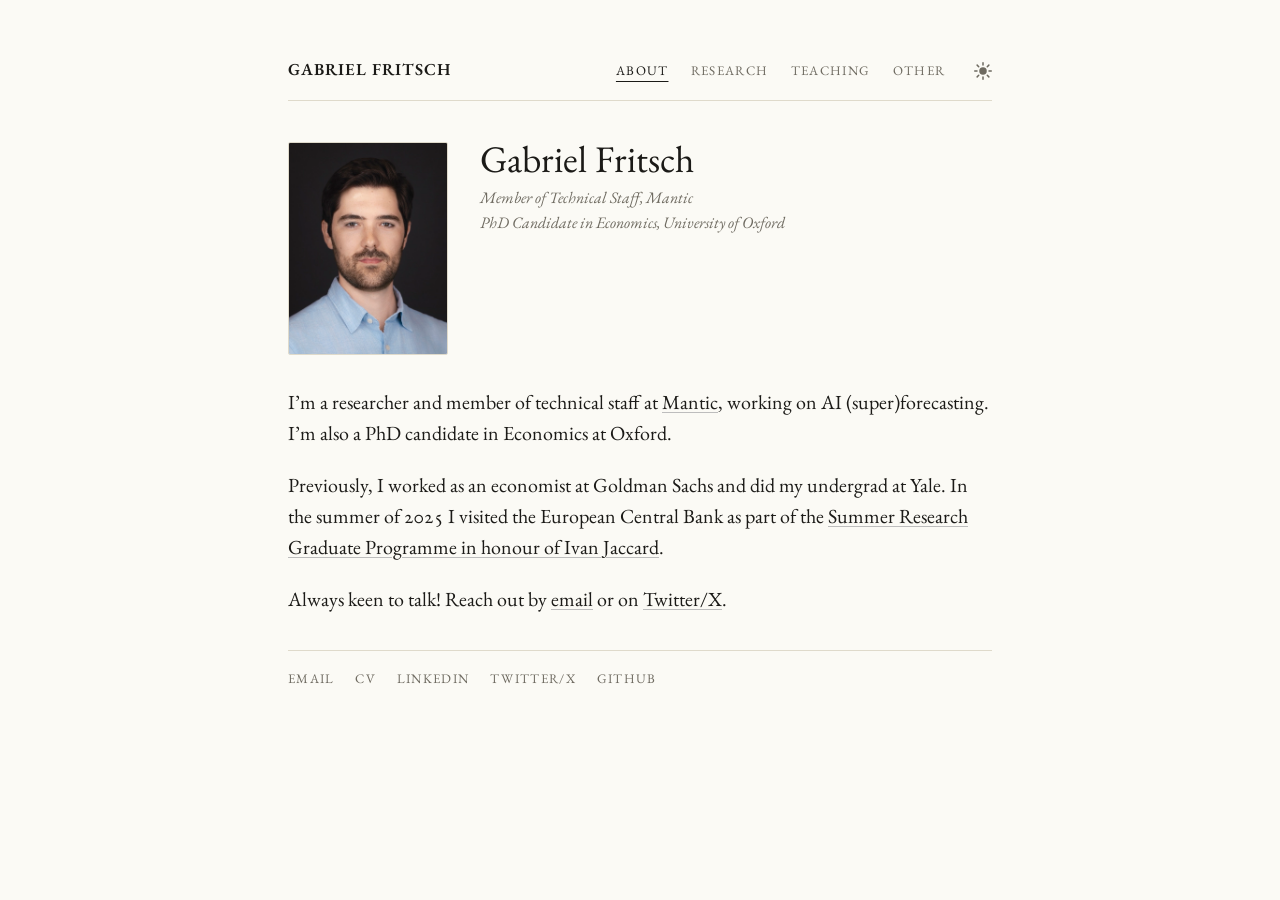
<file: index.html>
<!DOCTYPE html>
<html lang="en">
<head>
<meta charset="utf-8">
<meta name="viewport" content="width=device-width, initial-scale=1">
<title>Gabriel Fritsch</title>
<meta name="description" content="Gabriel Fritsch is a PhD candidate in economics at the University of Oxford and a member of technical staff at Mantic. Research on fiscal policy, sovereign debt, and international macroeconomics.">
<meta name="author" content="Gabriel Fritsch">
<link rel="canonical" href="https://gabrielpfritsch.com/">
<meta property="og:type" content="website">
<meta property="og:site_name" content="Gabriel Fritsch">
<meta property="og:title" content="Gabriel Fritsch">
<meta property="og:description" content="Gabriel Fritsch is a PhD candidate in economics at the University of Oxford and a member of technical staff at Mantic. Research on fiscal policy, sovereign debt, and international macroeconomics.">
<meta property="og:url" content="https://gabrielpfritsch.com/">
<meta property="og:image" content="https://gabrielpfritsch.com/assets/img/portrait.jpg">
<meta name="twitter:card" content="summary">
<link rel="icon" href="/favicon.svg" type="image/svg+xml">
<link rel="preconnect" href="https://fonts.googleapis.com">
<link rel="preconnect" href="https://fonts.gstatic.com" crossorigin>
<link href="https://fonts.googleapis.com/css2?family=EB+Garamond:ital,wght@0,400;0,500;0,600;1,400&display=swap" rel="stylesheet">
<link rel="stylesheet" href="/assets/css/style.css">
<script>try{var t=localStorage.getItem("theme");if(t)document.documentElement.setAttribute("data-theme",t)}catch(e){}</script>
</head>
<body>
<div class="wrap">
<header class="masthead">
  <a href="/" class="site-name plain">Gabriel Fritsch</a>
  <nav class="plain">
    <a href="/" aria-current="page">About</a>
    <a href="/research/">Research</a>
    <a href="/teaching/">Teaching</a>
    <a href="/other/">Other</a>
    <button class="theme-toggle" type="button" aria-label="Switch between light and dark">
      <svg class="sun" viewBox="0 0 24 24" aria-hidden="true"><circle cx="12" cy="12" r="5"/><g stroke="currentColor" stroke-width="2" stroke-linecap="round"><path d="M12 1v3M12 20v3M4.2 4.2l2.1 2.1M17.7 17.7l2.1 2.1M1 12h3M20 12h3M4.2 19.8l2.1-2.1M17.7 6.3l2.1-2.1"/></g></svg>
      <svg class="moon" viewBox="0 0 24 24" aria-hidden="true"><path d="M21.6 14.2A9.2 9.2 0 0 1 9.8 2.4a1 1 0 0 0-1.3-1.2A10.8 10.8 0 1 0 22.8 15.5a1 1 0 0 0-1.2-1.3z"/></svg>
    </button>
  </nav>
</header>
<main>
<section class="intro">
  <img src="/assets/img/portrait.jpg" alt="Gabriel Fritsch" class="portrait" width="160" height="213">
  <div>
    <h1 class="name">Gabriel Fritsch</h1>
    <p class="strap">Member of Technical Staff, Mantic<br>PhD Candidate in Economics, University of Oxford</p>
  </div>
</section>

<p>I&rsquo;m a researcher and member of technical staff at <a href="https://www.mantic.com/">Mantic</a>, working on AI (super)forecasting. I&rsquo;m also a PhD candidate in Economics at Oxford.</p>

<p>Previously, I worked as an economist at Goldman Sachs and did my undergrad at Yale. In the summer of 2025 I visited the European Central Bank as part of the <a href="https://www.ecb.europa.eu/pub/economic-research/programmes/graduate/html/index.en.html">Summer Research Graduate Programme in honour of Ivan Jaccard</a>.</p>

<p>Always keen to talk! Reach out by <a href="mailto:gabrielpfritsch@gmail.com">email</a> or on <a href="https://x.com/gabrielpfritsch">Twitter/X</a>.</p>

<div class="elsewhere plain">
  <a href="mailto:gabrielpfritsch@gmail.com">Email</a>
  <a href="/files/cv.pdf">CV</a>
  <a href="https://www.linkedin.com/in/gpfritsch/">LinkedIn</a>
  <a href="https://x.com/gabrielpfritsch">Twitter/X</a>
  <a href="https://github.com/gabrielpfritsch">GitHub</a>
</div>
</main>
</div>
<script>
(function () {
  var root = document.documentElement;
  var btn = document.querySelector(".theme-toggle");
  if (!btn) return;
  btn.addEventListener("click", function () {
    var dark = getComputedStyle(root).getPropertyValue("--bg").trim().toLowerCase() === "#121212";
    var next = dark ? "light" : "dark";
    root.setAttribute("data-theme", next);
    try { localStorage.setItem("theme", next); } catch (e) {}
  });
})();
</script>
</body>
</html>
</file>
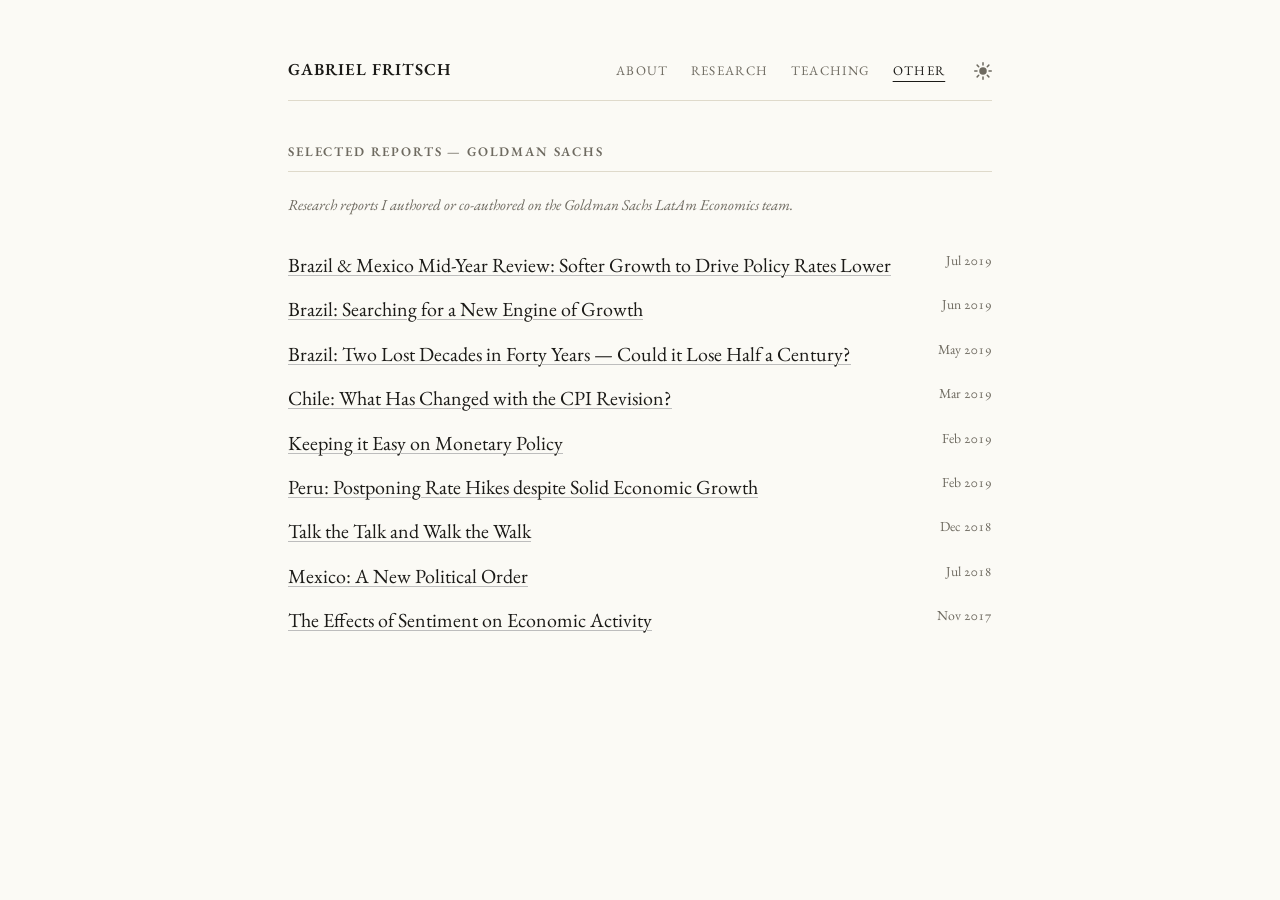
<file: other/index.html>
<!DOCTYPE html>
<html lang="en">
<head>
<meta charset="utf-8">
<meta name="viewport" content="width=device-width, initial-scale=1">
<title>Other &middot; Gabriel Fritsch</title>
<meta name="description" content="Selected research reports from the Goldman Sachs LatAm Economics team.">
<meta name="author" content="Gabriel Fritsch">
<link rel="canonical" href="https://gabrielpfritsch.com/other/">
<meta property="og:type" content="website">
<meta property="og:site_name" content="Gabriel Fritsch">
<meta property="og:title" content="Other">
<meta property="og:description" content="Selected research reports from the Goldman Sachs LatAm Economics team.">
<meta property="og:url" content="https://gabrielpfritsch.com/other/">
<meta property="og:image" content="https://gabrielpfritsch.com/assets/img/portrait.jpg">
<meta name="twitter:card" content="summary">
<link rel="icon" href="/favicon.svg" type="image/svg+xml">
<link rel="preconnect" href="https://fonts.googleapis.com">
<link rel="preconnect" href="https://fonts.gstatic.com" crossorigin>
<link href="https://fonts.googleapis.com/css2?family=EB+Garamond:ital,wght@0,400;0,500;0,600;1,400&display=swap" rel="stylesheet">
<link rel="stylesheet" href="/assets/css/style.css">
<script>try{var t=localStorage.getItem("theme");if(t)document.documentElement.setAttribute("data-theme",t)}catch(e){}</script>
</head>
<body>
<div class="wrap">
<header class="masthead">
  <a href="/" class="site-name plain">Gabriel Fritsch</a>
  <nav class="plain">
    <a href="/">About</a>
    <a href="/research/">Research</a>
    <a href="/teaching/">Teaching</a>
    <a href="/other/" aria-current="page">Other</a>
    <button class="theme-toggle" type="button" aria-label="Switch between light and dark">
      <svg class="sun" viewBox="0 0 24 24" aria-hidden="true"><circle cx="12" cy="12" r="5"/><g stroke="currentColor" stroke-width="2" stroke-linecap="round"><path d="M12 1v3M12 20v3M4.2 4.2l2.1 2.1M17.7 17.7l2.1 2.1M1 12h3M20 12h3M4.2 19.8l2.1-2.1M17.7 6.3l2.1-2.1"/></g></svg>
      <svg class="moon" viewBox="0 0 24 24" aria-hidden="true"><path d="M21.6 14.2A9.2 9.2 0 0 1 9.8 2.4a1 1 0 0 0-1.3-1.2A10.8 10.8 0 1 0 22.8 15.5a1 1 0 0 0-1.2-1.3z"/></svg>
    </button>
  </nav>
</header>
<main>
<h2 class="section-head">Selected Reports &mdash; Goldman Sachs</h2>
<p class="note">Research reports I authored or co-authored on the Goldman Sachs LatAm Economics team.</p>

<div class="report"><a href="/files/gs/brazil-mexico-mid-year-review.pdf">Brazil &amp; Mexico Mid-Year Review: Softer Growth to Drive Policy Rates Lower</a><span class="when">Jul 2019</span></div>
<div class="report"><a href="/files/gs/brazil-new-engine-of-growth.pdf">Brazil: Searching for a New Engine of Growth</a><span class="when">Jun 2019</span></div>
<div class="report"><a href="/files/gs/brazil-two-lost-decades.pdf">Brazil: Two Lost Decades in Forty Years &mdash; Could it Lose Half a Century?</a><span class="when">May 2019</span></div>
<div class="report"><a href="/files/gs/chile-cpi-revision.pdf">Chile: What Has Changed with the CPI Revision?</a><span class="when">Mar 2019</span></div>
<div class="report"><a href="/files/gs/keeping-it-easy-on-monetary-policy.pdf">Keeping it Easy on Monetary Policy</a><span class="when">Feb 2019</span></div>
<div class="report"><a href="/files/gs/peru-postponing-rate-hikes.pdf">Peru: Postponing Rate Hikes despite Solid Economic Growth</a><span class="when">Feb 2019</span></div>
<div class="report"><a href="/files/gs/talk-the-talk-and-walk-the-walk.pdf">Talk the Talk and Walk the Walk</a><span class="when">Dec 2018</span></div>
<div class="report"><a href="/files/gs/mexico-a-new-political-order.pdf">Mexico: A New Political Order</a><span class="when">Jul 2018</span></div>
<div class="report"><a href="/files/gs/sentiment-and-economic-activity.pdf">The Effects of Sentiment on Economic Activity</a><span class="when">Nov 2017</span></div>
</main>
</div>
<script>
(function () {
  var root = document.documentElement;
  var btn = document.querySelector(".theme-toggle");
  if (!btn) return;
  btn.addEventListener("click", function () {
    var dark = getComputedStyle(root).getPropertyValue("--bg").trim().toLowerCase() === "#121212";
    var next = dark ? "light" : "dark";
    root.setAttribute("data-theme", next);
    try { localStorage.setItem("theme", next); } catch (e) {}
  });
})();
</script>
</body>
</html>
</file>
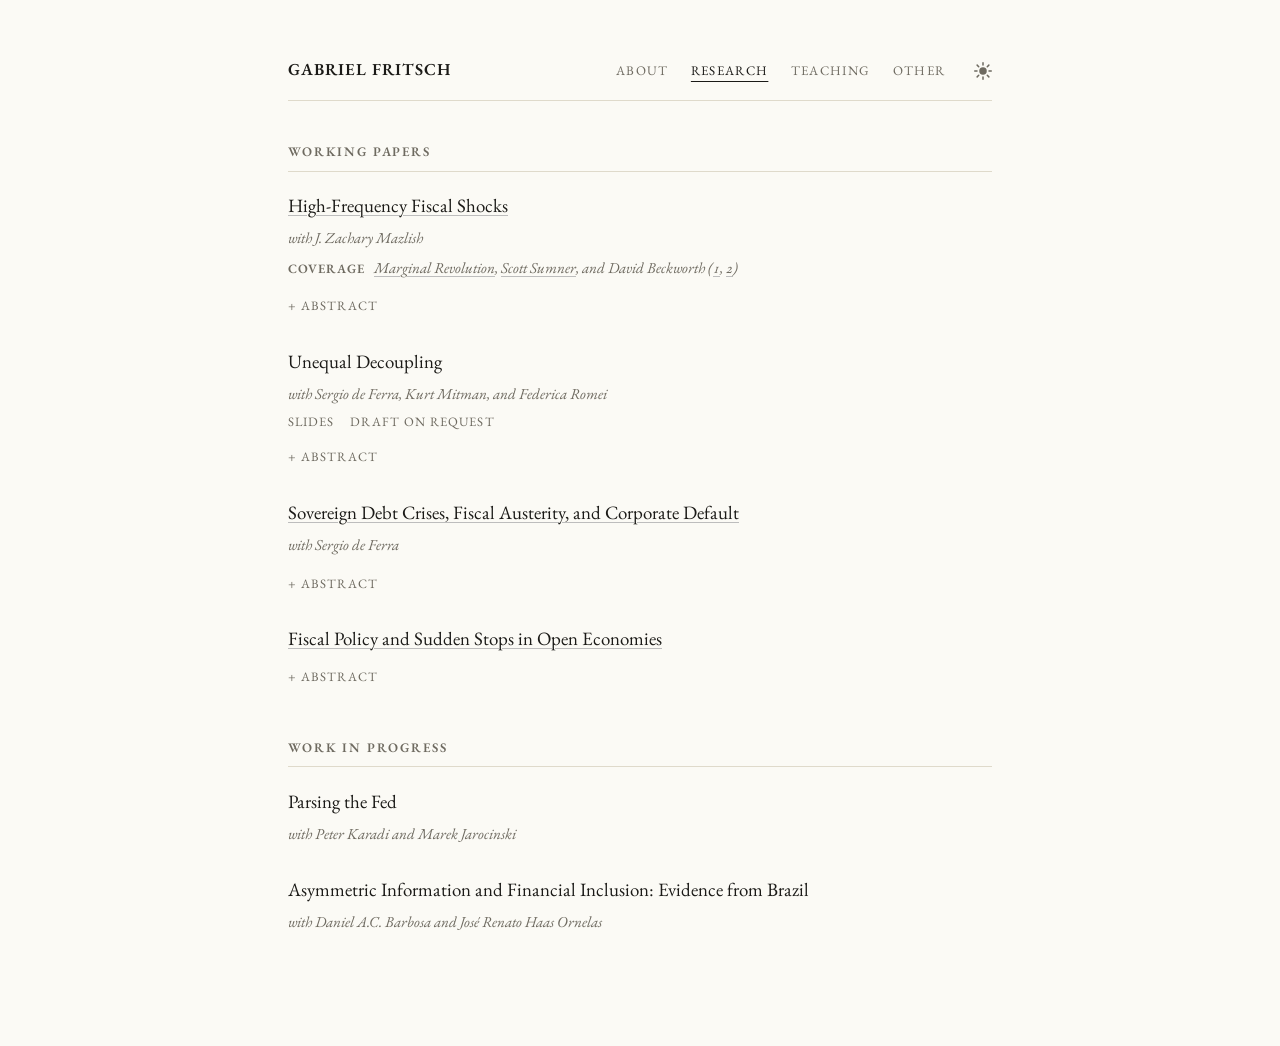
<file: research/index.html>
<!DOCTYPE html>
<html lang="en">
<head>
<meta charset="utf-8">
<meta name="viewport" content="width=device-width, initial-scale=1">
<title>Research &middot; Gabriel Fritsch</title>
<meta name="description" content="Working papers and work in progress on fiscal policy, sovereign default, sudden stops, and geopolitical fragmentation.">
<meta name="author" content="Gabriel Fritsch">
<link rel="canonical" href="https://gabrielpfritsch.com/research/">
<meta property="og:type" content="website">
<meta property="og:site_name" content="Gabriel Fritsch">
<meta property="og:title" content="Research">
<meta property="og:description" content="Working papers and work in progress on fiscal policy, sovereign default, sudden stops, and geopolitical fragmentation.">
<meta property="og:url" content="https://gabrielpfritsch.com/research/">
<meta property="og:image" content="https://gabrielpfritsch.com/assets/img/portrait.jpg">
<meta name="twitter:card" content="summary">
<link rel="icon" href="/favicon.svg" type="image/svg+xml">
<link rel="preconnect" href="https://fonts.googleapis.com">
<link rel="preconnect" href="https://fonts.gstatic.com" crossorigin>
<link href="https://fonts.googleapis.com/css2?family=EB+Garamond:ital,wght@0,400;0,500;0,600;1,400&display=swap" rel="stylesheet">
<link rel="stylesheet" href="/assets/css/style.css">
<script>try{var t=localStorage.getItem("theme");if(t)document.documentElement.setAttribute("data-theme",t)}catch(e){}</script>
</head>
<body>
<div class="wrap">
<header class="masthead">
  <a href="/" class="site-name plain">Gabriel Fritsch</a>
  <nav class="plain">
    <a href="/">About</a>
    <a href="/research/" aria-current="page">Research</a>
    <a href="/teaching/">Teaching</a>
    <a href="/other/">Other</a>
    <button class="theme-toggle" type="button" aria-label="Switch between light and dark">
      <svg class="sun" viewBox="0 0 24 24" aria-hidden="true"><circle cx="12" cy="12" r="5"/><g stroke="currentColor" stroke-width="2" stroke-linecap="round"><path d="M12 1v3M12 20v3M4.2 4.2l2.1 2.1M17.7 17.7l2.1 2.1M1 12h3M20 12h3M4.2 19.8l2.1-2.1M17.7 6.3l2.1-2.1"/></g></svg>
      <svg class="moon" viewBox="0 0 24 24" aria-hidden="true"><path d="M21.6 14.2A9.2 9.2 0 0 1 9.8 2.4a1 1 0 0 0-1.3-1.2A10.8 10.8 0 1 0 22.8 15.5a1 1 0 0 0-1.2-1.3z"/></svg>
    </button>
  </nav>
</header>
<main>
<h2 class="section-head">Working Papers</h2>

<div class="paper">
  <span class="title"><a href="/files/high-frequency-fiscal-shocks.pdf">High-Frequency Fiscal Shocks</a></span>
  <span class="meta">with <a href="https://www.jzacharymazlish.com/">J. Zachary Mazlish</a></span>
  <p class="coverage"><span class="label">Coverage</span><a href="https://marginalrevolution.com/marginalrevolution/2026/03/wednesday-assorted-links-544.html">Marginal Revolution</a>, <a href="https://scottsumner.substack.com/p/fiscal-shocks-inflation-and-the-lucas">Scott Sumner</a>, and David Beckworth (<a href="https://x.com/DavidBeckworth/status/2031032443684209032">1</a>, <a href="https://x.com/DavidBeckworth/status/2031818529964441786">2</a>)</p>
  <details class="abstract"><summary>Abstract</summary>
  <p>We introduce a new methodology for identifying high-frequency fiscal shocks using Large Language Models. We apply this method to 1947&ndash;2025 US data. Our results show that the model successfully mimics a &ldquo;professional forecaster&rdquo; of the current and future US fiscal position, and is able to recover similar shocks to what have already been identified in the narrative fiscal shock literature. We then examine the effects of fiscal shocks on asset prices: in response to a 1pp shock to the present-value of the current and next ten-years deficits, ten-year Treasury yields rise more than 30bps, with real yields and break-even inflation expectations both contributing to the rise. The dollar appreciates significantly &mdash; as much as 4.8% &mdash; and the 2Y&ndash;10Y spread rises 16&ndash;24bps. Turning to macroeconomic outcomes, our fiscal shocks produce government spending multipliers in the 0.5&ndash;1 range. Tax shocks show strong signs of anticipation, and using our data to account for anticipation, we find that output and consumption fall by more than 2% in anticipation of a 1% of GDP tax cut. The multiplier for an anticipated tax shock is 1.2, smaller than typical estimates.</p>
  </details>
</div>

<div class="paper">
  <span class="title">Unequal Decoupling</span>
  <span class="meta">with <a href="https://www.sergiodeferra.com/">Sergio de Ferra</a>, <a href="http://perseus.iies.su.se/~kmitm/">Kurt Mitman</a>, and <a href="https://sites.google.com/site/romeifederica/">Federica Romei</a></span>
  <div class="links"><a href="/files/unequal-decoupling-slides.pdf">Slides</a><a href="mailto:gabrielpfritsch@gmail.com">Draft on request</a></div>
  <details class="abstract"><summary>Abstract</summary>
  <p>Who gains and who loses from geopolitical fragmentation? We develop a general-equilibrium, quantitative framework that incorporates cross-country heterogeneity in income and wealth inequality, capturing rich income dynamics in both advanced and emerging economies. We then consider two fragmentation scenarios: the closure of the United States or of China to trade and financial flows with the rest of the world. We find that in the United States, only households at the top of the wealth distribution experience welfare gains in both scenarios, while all other households incur losses. Outside the United States, the average welfare outcome is generally positive when the United States closes, as capital becomes more abundant in all countries. The reverse is generally true when China ceases lending. These average effects mask significantly heterogeneous impacts of these shocks on workers and owners of capital in each country.</p>
  </details>
</div>

<div class="paper">
  <span class="title"><a href="/files/sovereign-default-fiscal-austerity.pdf">Sovereign Debt Crises, Fiscal Austerity, and Corporate Default</a></span>
  <span class="meta">with <a href="https://www.sergiodeferra.com/">Sergio de Ferra</a></span>
  <details class="abstract"><summary>Abstract</summary>
  <p>During the Eurozone debt crisis, Italy suffered from an increase in sovereign borrowing costs followed by a sharp fiscal tightening and a reduction in credit to firms. What is the link between sovereign default risk and firms&rsquo; credit? We propose a transmission channel from sovereign debt crises to firm-level financial frictions through the action of fiscal policy. Using firm-level data for 10 European economies, we show that firm default risk, credit conditions, and performance deteriorate following fiscal consolidations, with a larger impact on firms in the non-tradable sector. We then address this question in a model of endogenous sovereign default in which lending to firms is risky. A fiscal contraction in the crisis country causes a reduction in firms&rsquo; profits and an increase in their default risk. Firms are heterogeneous in the degree to which the crisis affects them: those in the non-tradable sector are more vulnerable, as the crisis causes demand for their output to fall. Finally, as observed in Italy, the sovereign crisis leads to a contraction in economic activity.</p>
  </details>
</div>

<div class="paper">
  <span class="title"><a href="/files/fiscal-policy-sudden-stops.pdf">Fiscal Policy and Sudden Stops in Open Economies</a></span>
  <details class="abstract"><summary>Abstract</summary>
  <p>This paper examines the effects of fiscal policy during balance-of-payments crises and how they differ across countries. Using a quarterly panel dataset of 45 advanced and emerging economies, I find that government spending multipliers on consumption, the trade balance, and the real exchange rate are higher during sudden stops in capital inflows for emerging economies, but not for advanced economies. This non-linearity in spending multipliers is strongly associated with cross-country differences in the share of foreign currency external debt. To rationalize this, I build a small open economy New Keynesian model with incomplete markets where the state-dependence of fiscal policy is driven by the currency denomination of external debt. When debt is owed in foreign currency &mdash; a salient feature of emerging economies &mdash; a sudden stop generates a debt-deflation mechanism due to currency mismatch. A fiscal expansion that appreciates the real exchange rate therefore relaxes the borrowing constraint and crowds in consumption. However, when households borrow abroad in local currency as in most advanced economies, this mechanism is absent and the difference in fiscal multipliers across financial states disappears.</p>
  </details>
</div>

<h2 class="section-head">Work in Progress</h2>

<div class="paper">
  <span class="title">Parsing the Fed</span>
  <span class="meta">with <a href="https://sites.google.com/site/pkaradi696/">Peter Karadi</a> and <a href="https://marekjarocinski.github.io/">Marek Jarocinski</a></span>
</div>

<div class="paper">
  <span class="title">Asymmetric Information and Financial Inclusion: Evidence from Brazil</span>
  <span class="meta">with <a href="https://dacbarbosa.github.io/">Daniel A.C. Barbosa</a> and <a href="https://www.joseornelas.com/">Jos&eacute; Renato Haas Ornelas</a></span>
</div>
</main>
</div>
<script>
(function () {
  var root = document.documentElement;
  var btn = document.querySelector(".theme-toggle");
  if (!btn) return;
  btn.addEventListener("click", function () {
    var dark = getComputedStyle(root).getPropertyValue("--bg").trim().toLowerCase() === "#121212";
    var next = dark ? "light" : "dark";
    root.setAttribute("data-theme", next);
    try { localStorage.setItem("theme", next); } catch (e) {}
  });
})();
</script>
</body>
</html>
</file>
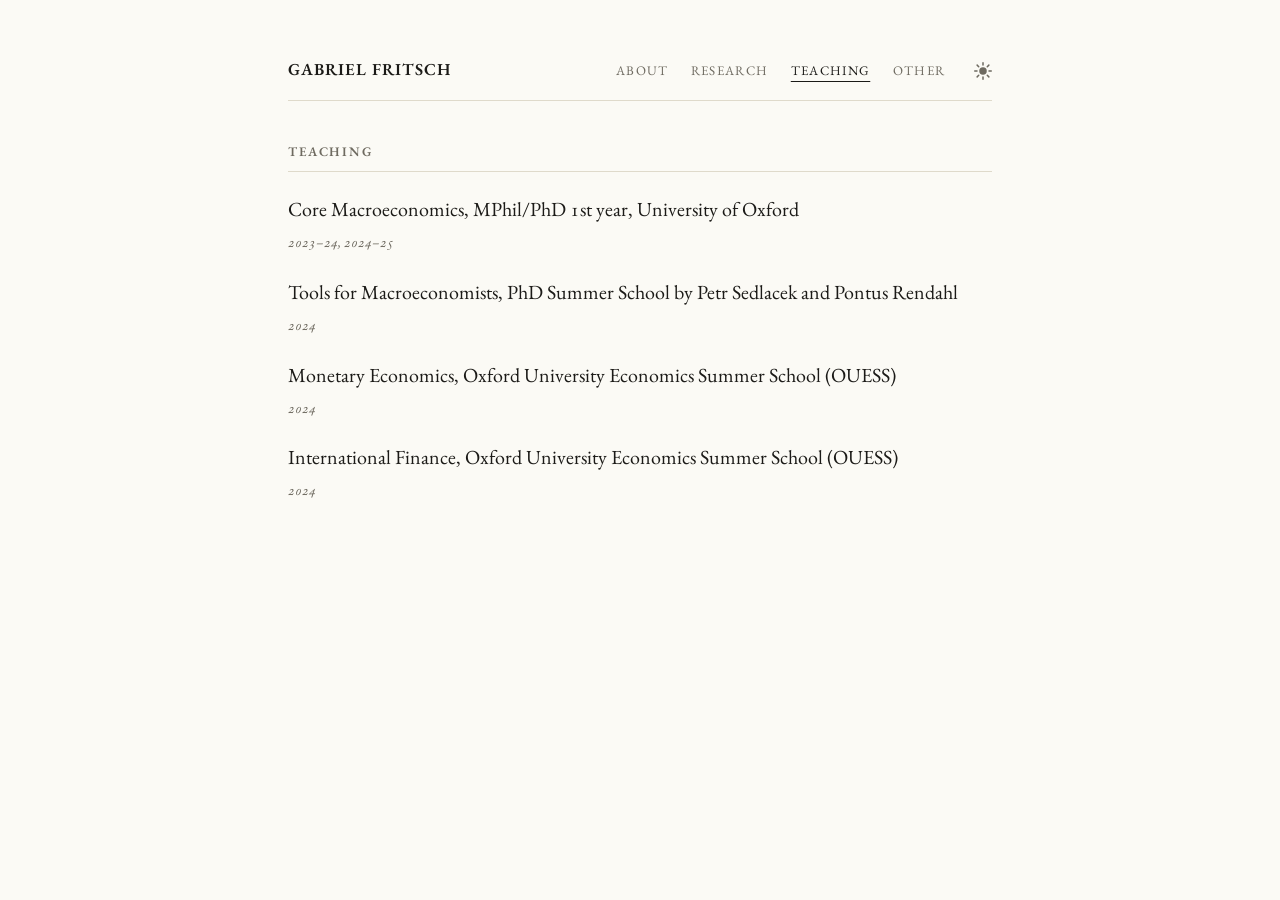
<file: teaching/index.html>
<!DOCTYPE html>
<html lang="en">
<head>
<meta charset="utf-8">
<meta name="viewport" content="width=device-width, initial-scale=1">
<title>Teaching &middot; Gabriel Fritsch</title>
<meta name="description" content="Courses taught at the University of Oxford and the Oxford University Economics Summer School.">
<meta name="author" content="Gabriel Fritsch">
<link rel="canonical" href="https://gabrielpfritsch.com/teaching/">
<meta property="og:type" content="website">
<meta property="og:site_name" content="Gabriel Fritsch">
<meta property="og:title" content="Teaching">
<meta property="og:description" content="Courses taught at the University of Oxford and the Oxford University Economics Summer School.">
<meta property="og:url" content="https://gabrielpfritsch.com/teaching/">
<meta property="og:image" content="https://gabrielpfritsch.com/assets/img/portrait.jpg">
<meta name="twitter:card" content="summary">
<link rel="icon" href="/favicon.svg" type="image/svg+xml">
<link rel="preconnect" href="https://fonts.googleapis.com">
<link rel="preconnect" href="https://fonts.gstatic.com" crossorigin>
<link href="https://fonts.googleapis.com/css2?family=EB+Garamond:ital,wght@0,400;0,500;0,600;1,400&display=swap" rel="stylesheet">
<link rel="stylesheet" href="/assets/css/style.css">
<script>try{var t=localStorage.getItem("theme");if(t)document.documentElement.setAttribute("data-theme",t)}catch(e){}</script>
</head>
<body>
<div class="wrap">
<header class="masthead">
  <a href="/" class="site-name plain">Gabriel Fritsch</a>
  <nav class="plain">
    <a href="/">About</a>
    <a href="/research/">Research</a>
    <a href="/teaching/" aria-current="page">Teaching</a>
    <a href="/other/">Other</a>
    <button class="theme-toggle" type="button" aria-label="Switch between light and dark">
      <svg class="sun" viewBox="0 0 24 24" aria-hidden="true"><circle cx="12" cy="12" r="5"/><g stroke="currentColor" stroke-width="2" stroke-linecap="round"><path d="M12 1v3M12 20v3M4.2 4.2l2.1 2.1M17.7 17.7l2.1 2.1M1 12h3M20 12h3M4.2 19.8l2.1-2.1M17.7 6.3l2.1-2.1"/></g></svg>
      <svg class="moon" viewBox="0 0 24 24" aria-hidden="true"><path d="M21.6 14.2A9.2 9.2 0 0 1 9.8 2.4a1 1 0 0 0-1.3-1.2A10.8 10.8 0 1 0 22.8 15.5a1 1 0 0 0-1.2-1.3z"/></svg>
    </button>
  </nav>
</header>
<main>
<h2 class="section-head">Teaching</h2>

<div class="entry">
  <span class="what">Core Macroeconomics, MPhil/PhD 1st year, University of Oxford</span>
  <span class="when">2023&ndash;24, 2024&ndash;25</span>
</div>
<div class="entry">
  <span class="what">Tools for Macroeconomists, PhD Summer School by Petr Sedlacek and Pontus Rendahl</span>
  <span class="when">2024</span>
</div>
<div class="entry">
  <span class="what">Monetary Economics, Oxford University Economics Summer School (OUESS)</span>
  <span class="when">2024</span>
</div>
<div class="entry">
  <span class="what">International Finance, Oxford University Economics Summer School (OUESS)</span>
  <span class="when">2024</span>
</div>
</main>
</div>
<script>
(function () {
  var root = document.documentElement;
  var btn = document.querySelector(".theme-toggle");
  if (!btn) return;
  btn.addEventListener("click", function () {
    var dark = getComputedStyle(root).getPropertyValue("--bg").trim().toLowerCase() === "#121212";
    var next = dark ? "light" : "dark";
    root.setAttribute("data-theme", next);
    try { localStorage.setItem("theme", next); } catch (e) {}
  });
})();
</script>
</body>
</html>
</file>
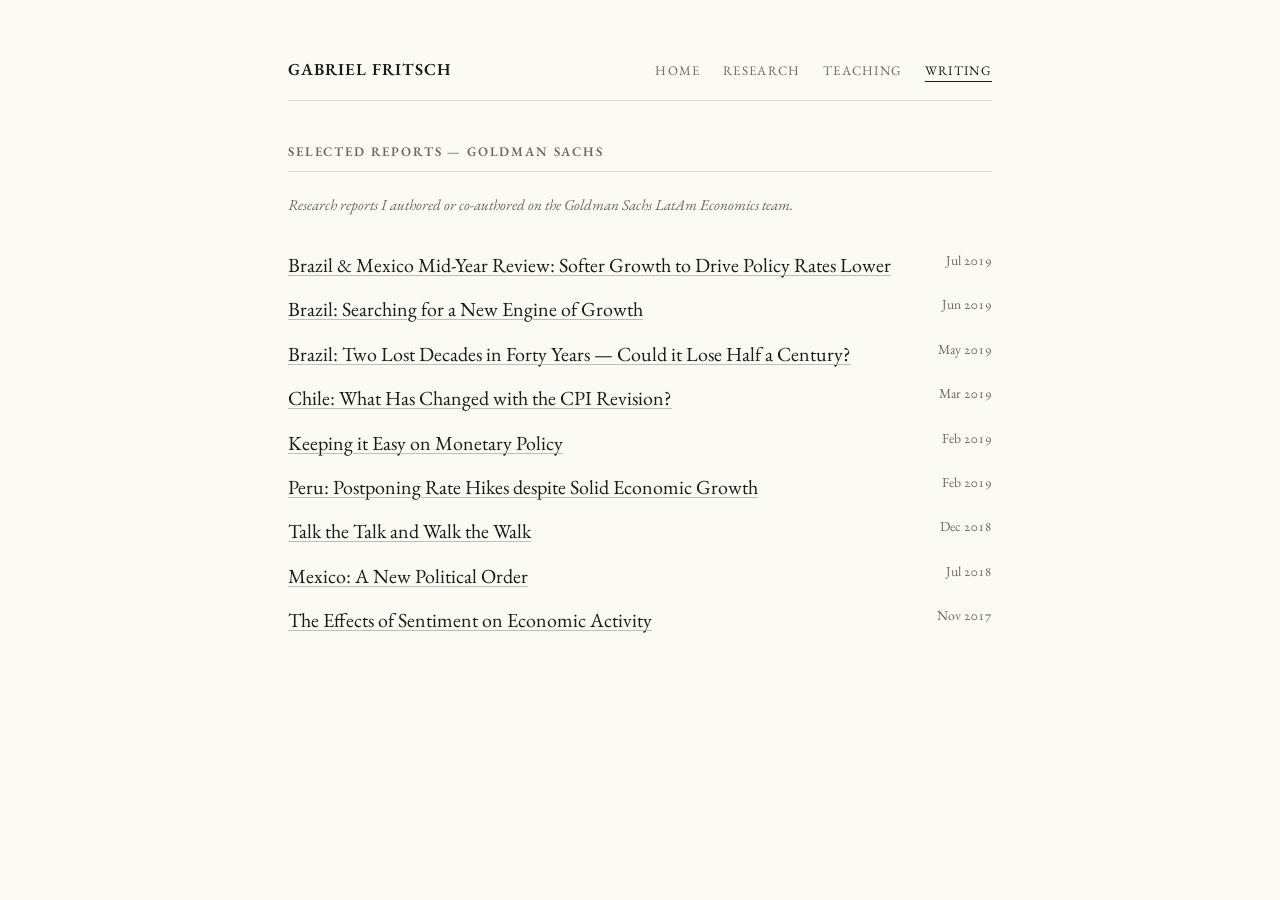
<file: writing/index.html>
<!DOCTYPE html>
<html lang="en">
<head>
<meta charset="utf-8">
<meta name="viewport" content="width=device-width, initial-scale=1">
<title>Writing &middot; Gabriel Fritsch</title>
<meta name="description" content="Selected research reports from the Goldman Sachs LatAm Economics team.">
<meta name="author" content="Gabriel Fritsch">
<link rel="canonical" href="https://gabrielpfritsch.com/writing/">
<meta property="og:type" content="website">
<meta property="og:site_name" content="Gabriel Fritsch">
<meta property="og:title" content="Writing">
<meta property="og:description" content="Selected research reports from the Goldman Sachs LatAm Economics team.">
<meta property="og:url" content="https://gabrielpfritsch.com/writing/">
<meta property="og:image" content="https://gabrielpfritsch.com/assets/img/portrait.jpg">
<meta name="twitter:card" content="summary">
<link rel="icon" href="/favicon.svg" type="image/svg+xml">
<link rel="preconnect" href="https://fonts.googleapis.com">
<link rel="preconnect" href="https://fonts.gstatic.com" crossorigin>
<link href="https://fonts.googleapis.com/css2?family=EB+Garamond:ital,wght@0,400;0,500;0,600;1,400&display=swap" rel="stylesheet">
<link rel="stylesheet" href="/assets/css/style.css">
</head>
<body>
<div class="wrap">
<header class="masthead">
  <a href="/" class="site-name plain">Gabriel Fritsch</a>
  <nav class="plain">
    <a href="/">Home</a>
    <a href="/research/">Research</a>
    <a href="/teaching/">Teaching</a>
    <a href="/writing/" aria-current="page">Writing</a>
  </nav>
</header>
<main>
<h2 class="section-head">Selected Reports &mdash; Goldman Sachs</h2>
<p class="note">Research reports I authored or co-authored on the Goldman Sachs LatAm Economics team.</p>

<div class="report"><a href="/files/gs/brazil-mexico-mid-year-review.pdf">Brazil &amp; Mexico Mid-Year Review: Softer Growth to Drive Policy Rates Lower</a><span class="when">Jul 2019</span></div>
<div class="report"><a href="/files/gs/brazil-new-engine-of-growth.pdf">Brazil: Searching for a New Engine of Growth</a><span class="when">Jun 2019</span></div>
<div class="report"><a href="/files/gs/brazil-two-lost-decades.pdf">Brazil: Two Lost Decades in Forty Years &mdash; Could it Lose Half a Century?</a><span class="when">May 2019</span></div>
<div class="report"><a href="/files/gs/chile-cpi-revision.pdf">Chile: What Has Changed with the CPI Revision?</a><span class="when">Mar 2019</span></div>
<div class="report"><a href="/files/gs/keeping-it-easy-on-monetary-policy.pdf">Keeping it Easy on Monetary Policy</a><span class="when">Feb 2019</span></div>
<div class="report"><a href="/files/gs/peru-postponing-rate-hikes.pdf">Peru: Postponing Rate Hikes despite Solid Economic Growth</a><span class="when">Feb 2019</span></div>
<div class="report"><a href="/files/gs/talk-the-talk-and-walk-the-walk.pdf">Talk the Talk and Walk the Walk</a><span class="when">Dec 2018</span></div>
<div class="report"><a href="/files/gs/mexico-a-new-political-order.pdf">Mexico: A New Political Order</a><span class="when">Jul 2018</span></div>
<div class="report"><a href="/files/gs/sentiment-and-economic-activity.pdf">The Effects of Sentiment on Economic Activity</a><span class="when">Nov 2017</span></div>
</main>
</div>
</body>
</html>
</file>
<file: assets/css/style.css>
:root {
  color-scheme: light dark;
  --bg:        #FBFAF5;
  --surface:   #F4F1E8;
  --text:      #1B1A17;
  --muted:     #6E6A60;
  --rule:      #DFDACB;
  --accent:    #7A2E2A;
  --accent-soft: #A85B50;
  --underline: #BDBDBD;
}

/* Dark: applied when the reader's system asks for it, unless they chose light here. */
@media (prefers-color-scheme: dark) {
  :root:not([data-theme="light"]) {
  --bg:      #121212;
  --surface: #1A1A1A;
  --text:    #E7E5E1;
  --muted:   #A3A09B;
  --rule:    #2B2B2B;
  --accent:  #E09B8E;
  --accent-soft: #C08376;
  --underline: #5C5C5C;
  }
}

/* Dark: applied when the reader chose it here, whatever the system says. */
:root[data-theme="dark"] {
  --bg:      #121212;
  --surface: #1A1A1A;
  --text:    #E7E5E1;
  --muted:   #A3A09B;
  --rule:    #2B2B2B;
  --accent:  #E09B8E;
  --accent-soft: #C08376;
  --underline: #5C5C5C;
}

/* ---- Base ----------------------------------------------------------- */
*, *::before, *::after { box-sizing: border-box; }
html { -webkit-text-size-adjust: 100%; }
body {
  margin: 0;
  background: var(--bg);
  color: var(--text);
  font-family: "EB Garamond", "Adobe Garamond Pro", Garamond, Georgia, "Times New Roman", serif;
  font-size: 20px;
  line-height: 1.55;
  font-feature-settings: "onum" 1, "kern" 1, "liga" 1;
  -webkit-font-smoothing: antialiased;
}
.wrap { max-width: 47rem; margin: 0 auto; padding: 3.5rem 1.5rem 5rem; }

a {
  color: inherit;
  text-decoration: underline;
  text-decoration-thickness: 1px;
  text-underline-offset: 3px;
  text-decoration-color: var(--underline);
}
a:hover { text-decoration-color: var(--text); }
a.plain, .plain a { text-decoration: none; }
.plain a:hover { text-decoration: underline; text-decoration-color: var(--text); }

p { margin: 0 0 1.05em; }
em { font-style: italic; }

/* ---- Masthead ------------------------------------------------------- */
.masthead {
  display: flex; flex-wrap: wrap; align-items: baseline;
  gap: 0.6rem 1.5rem;
  padding-bottom: 1.1rem; margin-bottom: 2.6rem;
  border-bottom: 1px solid var(--rule);
}
.masthead .site-name {
  font-size: 1.05rem; font-weight: 600;
  letter-spacing: 0.06em; text-transform: uppercase;
  color: var(--text); margin-right: auto;
}
.masthead nav { display: flex; gap: 1.4rem; }
.masthead nav a {
  font-size: 0.82rem; letter-spacing: 0.1em; text-transform: uppercase;
  color: var(--muted);
}
.masthead nav a:hover { color: var(--text); }
.masthead nav a[aria-current="page"] { color: var(--text); text-decoration: underline; text-decoration-color: var(--text); text-underline-offset: 6px; }

/* ---- Home ----------------------------------------------------------- */
.intro { display: flex; gap: 2rem; align-items: flex-start; margin-bottom: 2rem; }
.portrait {
  width: 160px; flex: 0 0 160px; aspect-ratio: 3 / 4;
  object-fit: cover; border-radius: 2px;
  background: var(--surface); border: 1px solid var(--rule);
}
h1.name {
  font-size: 2.35rem; font-weight: 400; line-height: 1.1;
  margin: -0.25rem 0 0.4rem;
}
.strap { color: var(--muted); font-size: 1rem; font-style: italic; margin: 0; }

.elsewhere {
  display: flex; flex-wrap: wrap; gap: 0.4rem 1.3rem;
  margin-top: 2.2rem; padding-top: 1.1rem; border-top: 1px solid var(--rule);
  font-size: 0.82rem; letter-spacing: 0.1em; text-transform: uppercase;
}
.elsewhere a { color: var(--muted); }
.elsewhere a:hover { color: var(--text); }

/* ---- Sections & lists ----------------------------------------------- */
h2.section-head {
  font-size: 0.82rem; font-weight: 600;
  letter-spacing: 0.14em; text-transform: uppercase;
  color: var(--muted);
  margin: 3rem 0 1.4rem; padding-bottom: 0.5rem;
  border-bottom: 1px solid var(--rule);
}
h2.section-head:first-child { margin-top: 0; }

.paper { margin-bottom: 1.9rem; }
.paper .title { font-size: 1.18rem; line-height: 1.3; display: block; margin-bottom: 0.15rem; }
.paper .title a { color: var(--text); }
.paper .meta { color: var(--muted); font-size: 0.95rem; font-style: italic; }
.paper .meta a { color: var(--muted); text-decoration: none; }
.paper .meta a:hover { color: var(--text); text-decoration: underline; text-decoration-color: var(--underline); }
.paper .links { font-size: 0.8rem; letter-spacing: 0.08em; text-transform: uppercase; margin-top: 0.3rem; }
.paper .links a { color: var(--muted); margin-right: 1rem; text-decoration: none; }
.paper .links a:hover { color: var(--text); text-decoration: underline; }

.paper .coverage {
  margin: 0.35rem 0 0;
  font-size: 0.95rem; font-style: italic; color: var(--muted);
}
.paper .coverage .label {
  font-style: normal; font-size: 0.8rem; font-weight: 600;
  letter-spacing: 0.08em; text-transform: uppercase;
  margin-right: 0.55rem;
}
.paper .coverage a { color: var(--muted); }
.paper .coverage a:hover { color: var(--text); }

details.abstract { margin-top: 0.45rem; }
details.abstract > summary {
  cursor: pointer; list-style: none;
  font-size: 0.8rem; letter-spacing: 0.08em; text-transform: uppercase;
  color: var(--muted); display: inline-block;
}
details.abstract > summary::-webkit-details-marker { display: none; }
details.abstract > summary::before { content: "+\00a0"; }
details.abstract[open] > summary::before { content: "\2013\00a0"; }
details.abstract > summary:hover { color: var(--text); }
details.abstract > p {
  margin: 0.7rem 0 0; padding: 0.9rem 1.1rem;
  background: var(--surface); border-left: 2px solid var(--rule);
  font-size: 0.95rem; line-height: 1.6; color: var(--text);
}

.entry { margin-bottom: 1.3rem; }
.entry .what { display: block; }
.entry .when { color: var(--muted); font-size: 0.92rem; font-style: italic; }

.report { display: flex; justify-content: space-between; gap: 1.5rem; padding: 0.42rem 0; }
.report .when { color: var(--muted); font-size: 0.86rem; white-space: nowrap; font-variant-numeric: oldstyle-nums; }

.note { color: var(--muted); font-size: 0.95rem; font-style: italic; margin-bottom: 1.6rem; }

/* ---- Mobile --------------------------------------------------------- */
@media (max-width: 34rem) {
  body { font-size: 18px; }
  .wrap { padding-top: 2.2rem; }
  .intro { flex-direction: column; gap: 1.2rem; }
  .portrait { width: 120px; flex-basis: auto; }
  h1.name { font-size: 2rem; }
  .report { flex-direction: column; gap: 0.1rem; }
}


/* ---- Theme toggle ---------------------------------------------------- */
/* Shows the theme currently in use; clicking switches to the other one. */
.theme-toggle {
  background: none; border: 0; cursor: pointer; line-height: 0;
  color: var(--muted);
  padding: 0.4rem; margin: -0.4rem -0.4rem -0.4rem 0;
  display: inline-flex; align-items: center;
}
.theme-toggle:hover { color: var(--text); }
.theme-toggle:focus-visible { outline: 1px solid var(--text); outline-offset: 2px; border-radius: 2px; }
.theme-toggle svg { width: 18px; height: 18px; fill: currentColor; display: block; }

.theme-toggle .moon { display: none; }
@media (prefers-color-scheme: dark) {
  :root:not([data-theme="light"]) .theme-toggle .sun  { display: none; }
  :root:not([data-theme="light"]) .theme-toggle .moon { display: block; }
}
:root[data-theme="dark"]  .theme-toggle .sun  { display: none; }
:root[data-theme="dark"]  .theme-toggle .moon { display: block; }
:root[data-theme="light"] .theme-toggle .sun  { display: block; }
:root[data-theme="light"] .theme-toggle .moon { display: none; }
</file>
